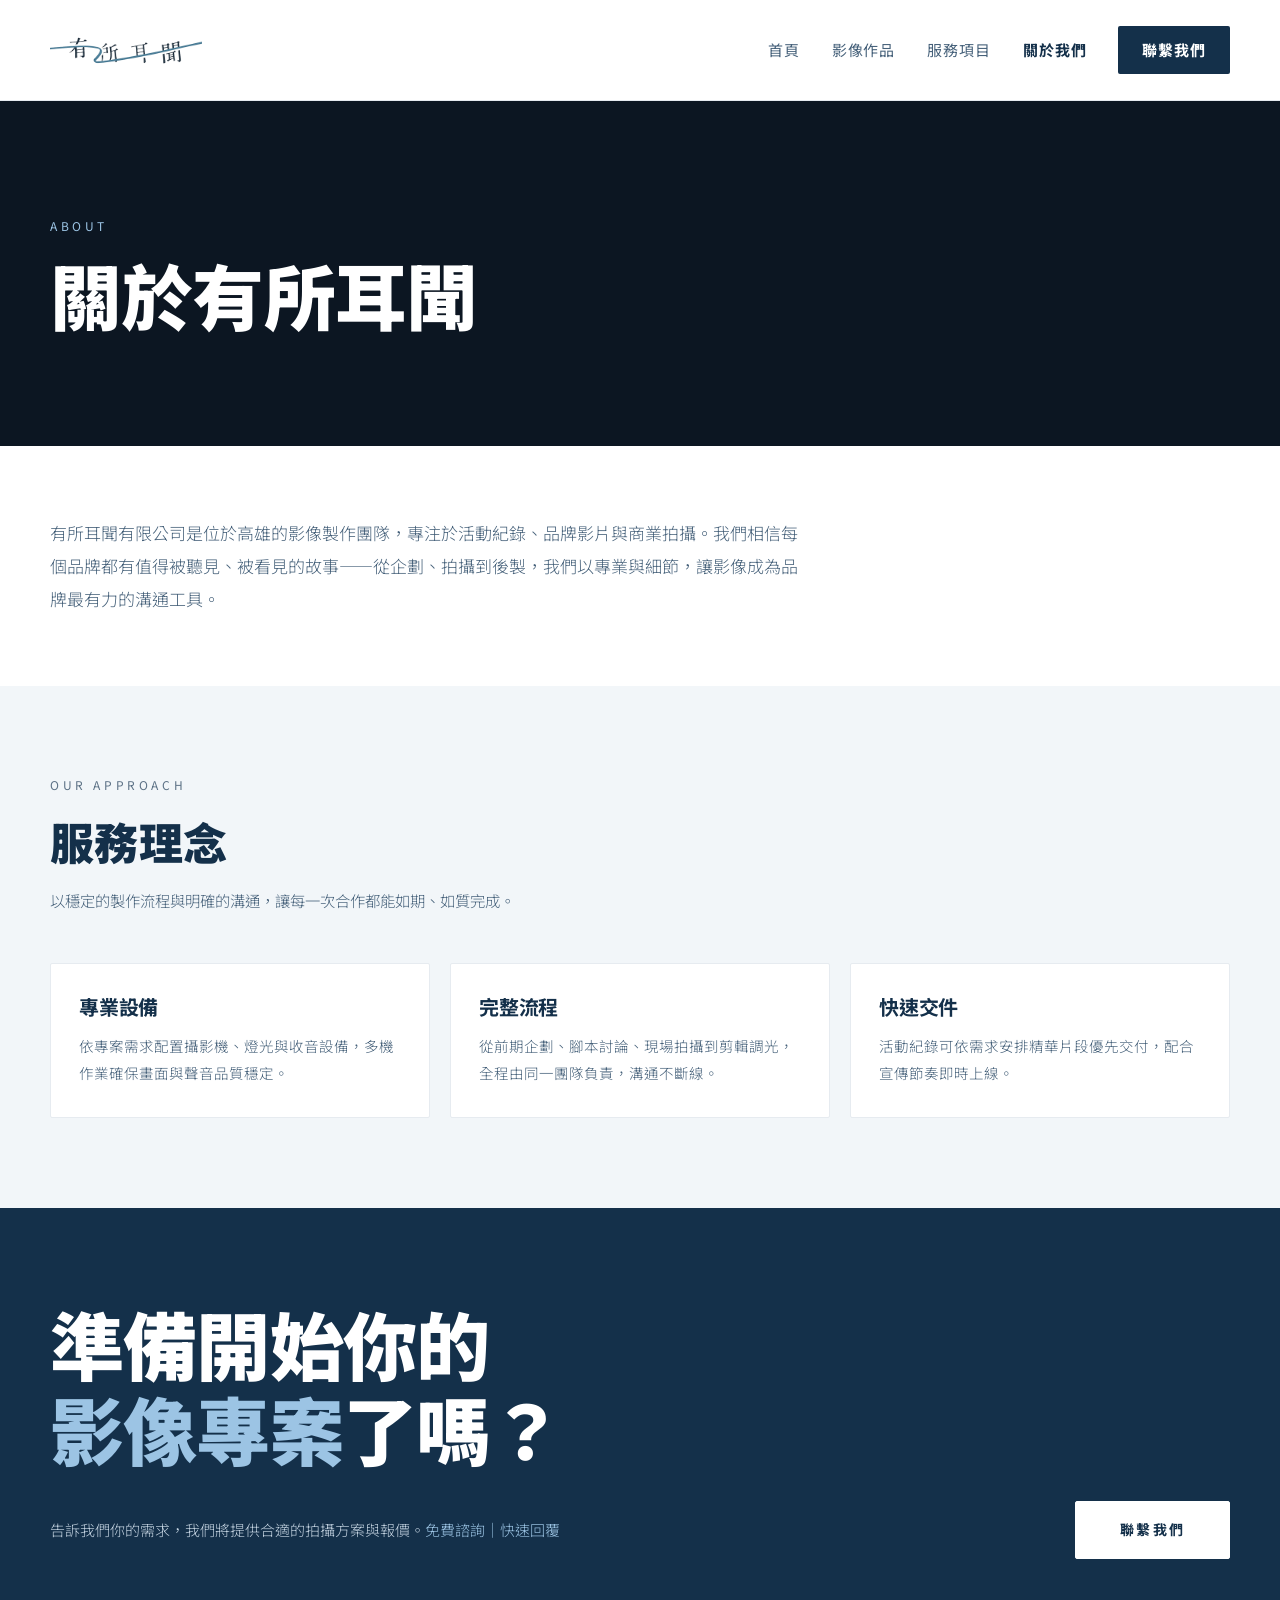
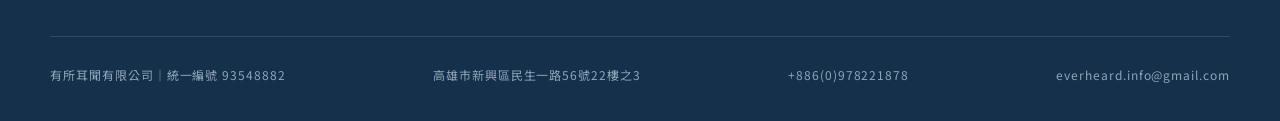
<file: about/index.html>
<!DOCTYPE html>
<html lang="zh-Hant">
<head>
<meta charset="utf-8">
<meta name="viewport" content="width=device-width, initial-scale=1">
<title>關於我們 – 有所耳聞有限公司</title>
<meta name="description" content="有所耳聞有限公司是位於高雄的影像製作團隊，專注於活動紀錄、品牌影片與商業拍攝，以專業與細節讓影像成為品牌最有力的溝通工具。">
<link rel="canonical" href="https://everheardmedia.com/about/">
<meta property="og:type" content="website">
<meta property="og:site_name" content="有所耳聞有限公司">
<meta property="og:locale" content="zh_TW">
<meta property="og:title" content="關於我們 – 有所耳聞有限公司">
<meta property="og:description" content="有所耳聞有限公司是位於高雄的影像製作團隊，專注於活動紀錄、品牌影片與商業拍攝，以專業與細節讓影像成為品牌最有力的溝通工具。">
<meta property="og:url" content="https://everheardmedia.com/about/">
<meta property="og:image" content="https://everheardmedia.com/assets/img/og-image.jpg">
<meta property="og:image:width" content="1200">
<meta property="og:image:height" content="630">
<meta name="twitter:card" content="summary_large_image">
<meta name="theme-color" content="#14304a">
<link rel="icon" href="../assets/img/favicon.svg" type="image/svg+xml">
<link rel="apple-touch-icon" href="../assets/img/apple-touch-icon.png">
<link rel="preconnect" href="https://fonts.googleapis.com">
<link rel="preconnect" href="https://fonts.gstatic.com" crossorigin>
<link rel="preconnect" href="https://i.ytimg.com">
<link rel="stylesheet" href="https://fonts.googleapis.com/css2?family=Noto+Sans+TC:wght@300;400;700;900&amp;display=swap" media="print" onload="this.media='all'">
<noscript><link rel="stylesheet" href="https://fonts.googleapis.com/css2?family=Noto+Sans+TC:wght@300;400;700;900&amp;display=swap"></noscript>
<link rel="stylesheet" href="../assets/css/style.css?v=e461571-h">
</head>
<body>
<a class="skip-link" href="#main">跳到主要內容</a>

<header class="site-header">
  <div class="wrap site-header__inner">
    <a class="brand" href="../" aria-label="有所耳聞有限公司 首頁">
      <img class="brand__logo" src="../assets/img/logo-original.png" alt="有所耳聞 Ever Heard Media" width="400" height="100">
    </a>
    <button class="nav-toggle" type="button" aria-expanded="false" aria-controls="site-nav" aria-label="開啟選單">
      <span></span><span></span><span></span>
    </button>
    <nav class="nav" id="site-nav" aria-label="主要導覽">
      <ul class="nav__list">
        <li><a class="nav__link" href="../">首頁</a></li>
        <li><a class="nav__link" href="../works/">影像作品</a></li>
        <li><a class="nav__link" href="../services/">服務項目</a></li>
        <li><a class="nav__link" href="../about/" aria-current="page">關於我們</a></li>
        <li><a class="nav__link nav__link--cta" href="../contact/">聯繫我們</a></li>
      </ul>
    </nav>
  </div>
</header>

<main id="main">
  <section class="page-head">
    <div class="wrap">
      <p class="eyebrow">ABOUT</p>
      <h1 class="page-head__title" data-t="about_page_title">關於有所耳聞</h1>
    </div>
  </section>

  <section class="section section--tight">
    <div class="wrap">
      <div class="prose">
        <p data-t="about_body">有所耳聞有限公司是位於高雄的影像製作團隊，專注於活動紀錄、品牌影片與商業拍攝。我們相信每個品牌都有值得被聽見、被看見的故事——從企劃、拍攝到後製，我們以專業與細節，讓影像成為品牌最有力的溝通工具。</p>
      </div>
    </div>
  </section>

  <section class="section section--alt">
    <div class="wrap">
      <div class="section-head">
        <p class="eyebrow">OUR APPROACH</p>
        <h2 class="section-title" data-t="about_values_title">服務理念</h2>
        <p class="section-sub" data-t="about_values_sub">以穩定的製作流程與明確的溝通，讓每一次合作都能如期、如質完成。</p>
      </div>
      <div class="value-list">
        <article class="card">
          <h3 class="card__title">專業設備</h3>
          <p class="card__text">依專案需求配置攝影機、燈光與收音設備，多機作業確保畫面與聲音品質穩定。</p>
        </article>
        <article class="card">
          <h3 class="card__title">完整流程</h3>
          <p class="card__text">從前期企劃、腳本討論、現場拍攝到剪輯調光，全程由同一團隊負責，溝通不斷線。</p>
        </article>
        <article class="card">
          <h3 class="card__title">快速交件</h3>
          <p class="card__text">活動紀錄可依需求安排精華片段優先交付，配合宣傳節奏即時上線。</p>
        </article>
      </div>
    </div>
  </section>

  <!-- CTA（深藍色塊，footer 資訊列併入下方） -->
  <section class="cta">
    <div class="wrap">
      <h2 class="cta__title">準備開始你的<br><span class="accent">影像專案</span>了嗎？</h2>
      <div class="cta__row">
        <p class="cta__text">告訴我們你的需求，我們將提供合適的拍攝方案與報價。<span class="cta__badge">免費諮詢｜快速回覆</span></p>
        <a class="btn btn--invert" href="../contact/">聯繫我們</a>
      </div>
    </div>
  </section>
</main>

<footer class="site-footer">
  <div class="wrap">
    <div class="footer__row">
      <span>有所耳聞有限公司｜統一編號 93548882</span>
      <span>高雄市新興區民生一路56號22樓之3</span>
      <a href="tel:+886978221878">+886(0)978221878</a>
      <a href="mailto:everheard.info@gmail.com">everheard.info@gmail.com</a>
    </div>
  </div>
</footer>

<script src="../assets/js/main.js?v=e461571-h" async></script>
<script src="../assets/js/sheet.js?v=e461571-h" async></script>
</body>
</html>
</file>
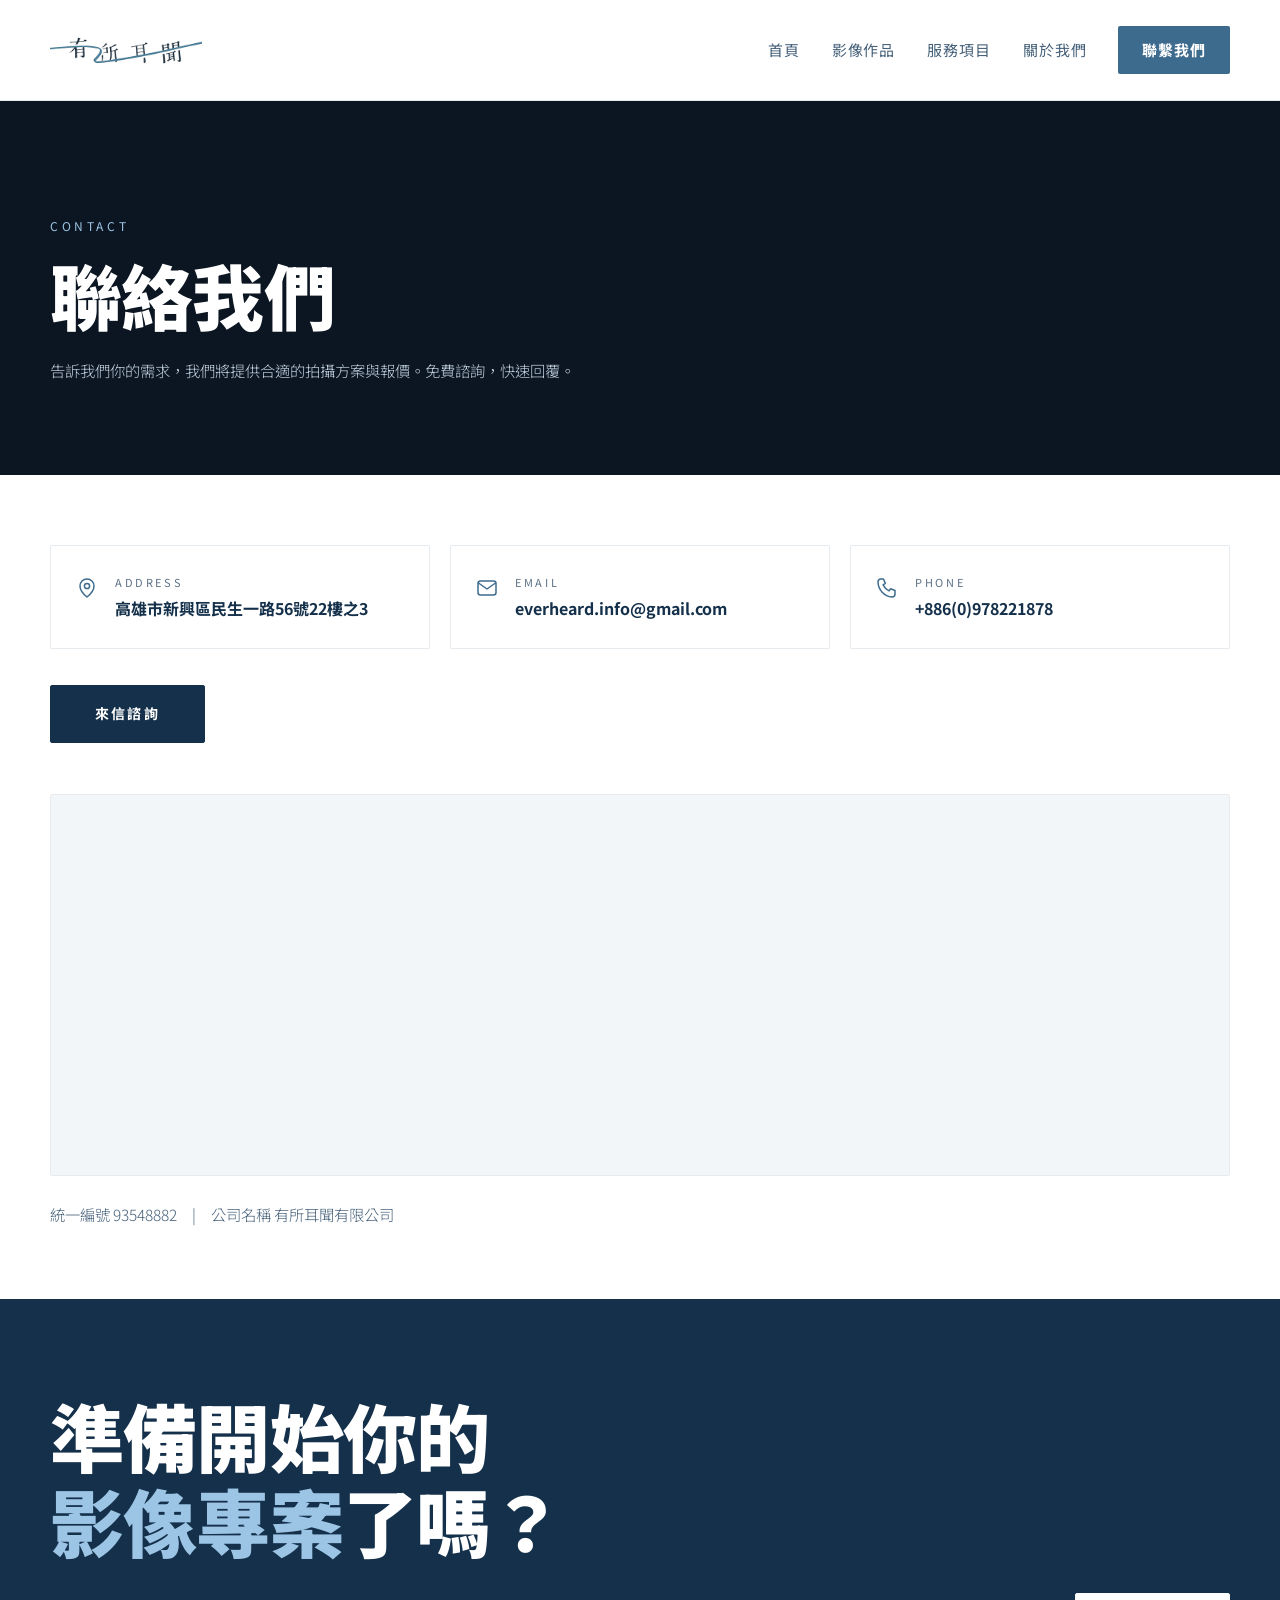
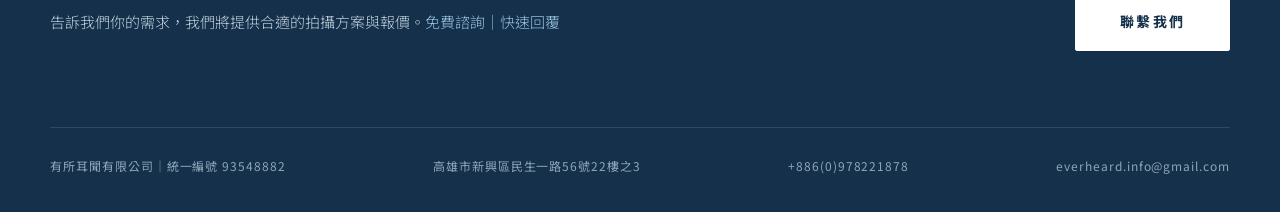
<file: contact/index.html>
<!DOCTYPE html>
<html lang="zh-Hant">
<head>
<meta charset="utf-8">
<meta name="viewport" content="width=device-width, initial-scale=1">
<title>聯繫我們 – 有所耳聞有限公司</title>
<meta name="description" content="聯絡有所耳聞有限公司：高雄市新興區民生一路56號22樓之3，電話 +886(0)978221878，Email everheard.info@gmail.com。歡迎洽詢影像製作、活動紀錄與直播轉播需求。">
<link rel="canonical" href="https://everheardmedia.com/contact/">
<meta property="og:type" content="website">
<meta property="og:site_name" content="有所耳聞有限公司">
<meta property="og:locale" content="zh_TW">
<meta property="og:title" content="聯繫我們 – 有所耳聞有限公司">
<meta property="og:description" content="聯絡有所耳聞有限公司：高雄市新興區民生一路56號22樓之3，電話 +886(0)978221878，Email everheard.info@gmail.com。歡迎洽詢影像製作、活動紀錄與直播轉播需求。">
<meta property="og:url" content="https://everheardmedia.com/contact/">
<meta property="og:image" content="https://everheardmedia.com/assets/img/og-image.jpg">
<meta property="og:image:width" content="1200">
<meta property="og:image:height" content="630">
<meta name="twitter:card" content="summary_large_image">
<meta name="theme-color" content="#14304a">
<link rel="icon" href="../assets/img/favicon.svg" type="image/svg+xml">
<link rel="apple-touch-icon" href="../assets/img/apple-touch-icon.png">
<link rel="preconnect" href="https://fonts.googleapis.com">
<link rel="preconnect" href="https://fonts.gstatic.com" crossorigin>
<link rel="preconnect" href="https://i.ytimg.com">
<link rel="stylesheet" href="https://fonts.googleapis.com/css2?family=Noto+Sans+TC:wght@300;400;700;900&amp;display=swap" media="print" onload="this.media='all'">
<noscript><link rel="stylesheet" href="https://fonts.googleapis.com/css2?family=Noto+Sans+TC:wght@300;400;700;900&amp;display=swap"></noscript>
<link rel="stylesheet" href="../assets/css/style.css?v=e461571-h">
</head>
<body>
<a class="skip-link" href="#main">跳到主要內容</a>

<header class="site-header">
  <div class="wrap site-header__inner">
    <a class="brand" href="../" aria-label="有所耳聞有限公司 首頁">
      <img class="brand__logo" src="../assets/img/logo-original.png" alt="有所耳聞 Ever Heard Media" width="400" height="100">
    </a>
    <button class="nav-toggle" type="button" aria-expanded="false" aria-controls="site-nav" aria-label="開啟選單">
      <span></span><span></span><span></span>
    </button>
    <nav class="nav" id="site-nav" aria-label="主要導覽">
      <ul class="nav__list">
        <li><a class="nav__link" href="../">首頁</a></li>
        <li><a class="nav__link" href="../works/">影像作品</a></li>
        <li><a class="nav__link" href="../services/">服務項目</a></li>
        <li><a class="nav__link" href="../about/">關於我們</a></li>
        <li><a class="nav__link nav__link--cta" href="../contact/" aria-current="page">聯繫我們</a></li>
      </ul>
    </nav>
  </div>
</header>

<main id="main">
  <section class="page-head">
    <div class="wrap">
      <p class="eyebrow">CONTACT</p>
      <h1 class="page-head__title" data-t="contact_page_title">聯絡我們</h1>
      <p class="page-head__sub" data-t="contact_page_sub">告訴我們你的需求，我們將提供合適的拍攝方案與報價。免費諮詢，快速回覆。</p>
    </div>
  </section>

  <section class="section section--tight">
    <div class="wrap">
      <div class="contact-grid">
        <a class="contact-item" href="https://www.google.com/maps/search/?api=1&amp;query=%E9%AB%98%E9%9B%84%E5%B8%82%E6%96%B0%E8%88%88%E5%8D%80%E6%B0%91%E7%94%9F%E4%B8%80%E8%B7%AF56%E8%99%9F22%E6%A8%93%E4%B9%8B3" target="_blank" rel="noopener">
          <svg class="contact-item__icon" viewBox="0 0 24 24" aria-hidden="true"><path d="M12 21s7-5.6 7-11a7 7 0 1 0-14 0c0 5.4 7 11 7 11z"/><circle cx="12" cy="10" r="2.6"/></svg>
          <span>
            <span class="contact-item__label">ADDRESS</span>
            <span class="contact-item__value">高雄市新興區民生一路56號22樓之3</span>
          </span>
        </a>
        <a class="contact-item" href="mailto:everheard.info@gmail.com">
          <svg class="contact-item__icon" viewBox="0 0 24 24" aria-hidden="true"><rect x="3" y="5" width="18" height="14" rx="2.5"/><path d="m3.5 7 8.5 6 8.5-6"/></svg>
          <span>
            <span class="contact-item__label">EMAIL</span>
            <span class="contact-item__value">everheard.info@gmail.com</span>
          </span>
        </a>
        <a class="contact-item" href="tel:+886978221878">
          <svg class="contact-item__icon" viewBox="0 0 24 24" aria-hidden="true"><path d="M5 3h3.5l1.8 4.4-2.2 1.5a12.5 12.5 0 0 0 6 6l1.5-2.2 4.4 1.8V18a3 3 0 0 1-3 3A15.5 15.5 0 0 1 3 6a3 3 0 0 1 3-3z"/></svg>
          <span>
            <span class="contact-item__label">PHONE</span>
            <span class="contact-item__value">+886(0)978221878</span>
          </span>
        </a>
      </div>

      <div class="btn-row" style="margin-top: 36px;">
        <a class="btn" href="mailto:everheard.info@gmail.com?subject=影像製作需求諮詢" data-t="contact_button">來信諮詢</a>
      </div>

      <div class="map-embed">
        <iframe
          title="有所耳聞有限公司位置地圖：高雄市新興區民生一路56號22樓之3"
          src="https://www.google.com/maps?q=%E9%AB%98%E9%9B%84%E5%B8%82%E6%96%B0%E8%88%88%E5%8D%80%E6%B0%91%E7%94%9F%E4%B8%80%E8%B7%AF56%E8%99%9F22%E6%A8%93%E4%B9%8B3&amp;hl=zh-TW&amp;z=17&amp;output=embed"
          loading="lazy" referrerpolicy="no-referrer-when-downgrade" allowfullscreen></iframe>
      </div>

      <p class="section-sub" style="margin-top: 24px;" data-t="contact_note">統一編號 93548882　|　公司名稱 有所耳聞有限公司</p>
    </div>
  </section>

  <!-- CTA（深藍色塊，footer 資訊列併入下方） -->
  <section class="cta">
    <div class="wrap">
      <h2 class="cta__title">準備開始你的<br><span class="accent">影像專案</span>了嗎？</h2>
      <div class="cta__row">
        <p class="cta__text">告訴我們你的需求，我們將提供合適的拍攝方案與報價。<span class="cta__badge">免費諮詢｜快速回覆</span></p>
        <a class="btn btn--invert" href="../contact/">聯繫我們</a>
      </div>
    </div>
  </section>
</main>

<footer class="site-footer">
  <div class="wrap">
    <div class="footer__row">
      <span>有所耳聞有限公司｜統一編號 93548882</span>
      <span>高雄市新興區民生一路56號22樓之3</span>
      <a href="tel:+886978221878">+886(0)978221878</a>
      <a href="mailto:everheard.info@gmail.com">everheard.info@gmail.com</a>
    </div>
  </div>
</footer>

<script src="../assets/js/main.js?v=e461571-h" async></script>
<script src="../assets/js/sheet.js?v=e461571-h" async></script>
</body>
</html>
</file>
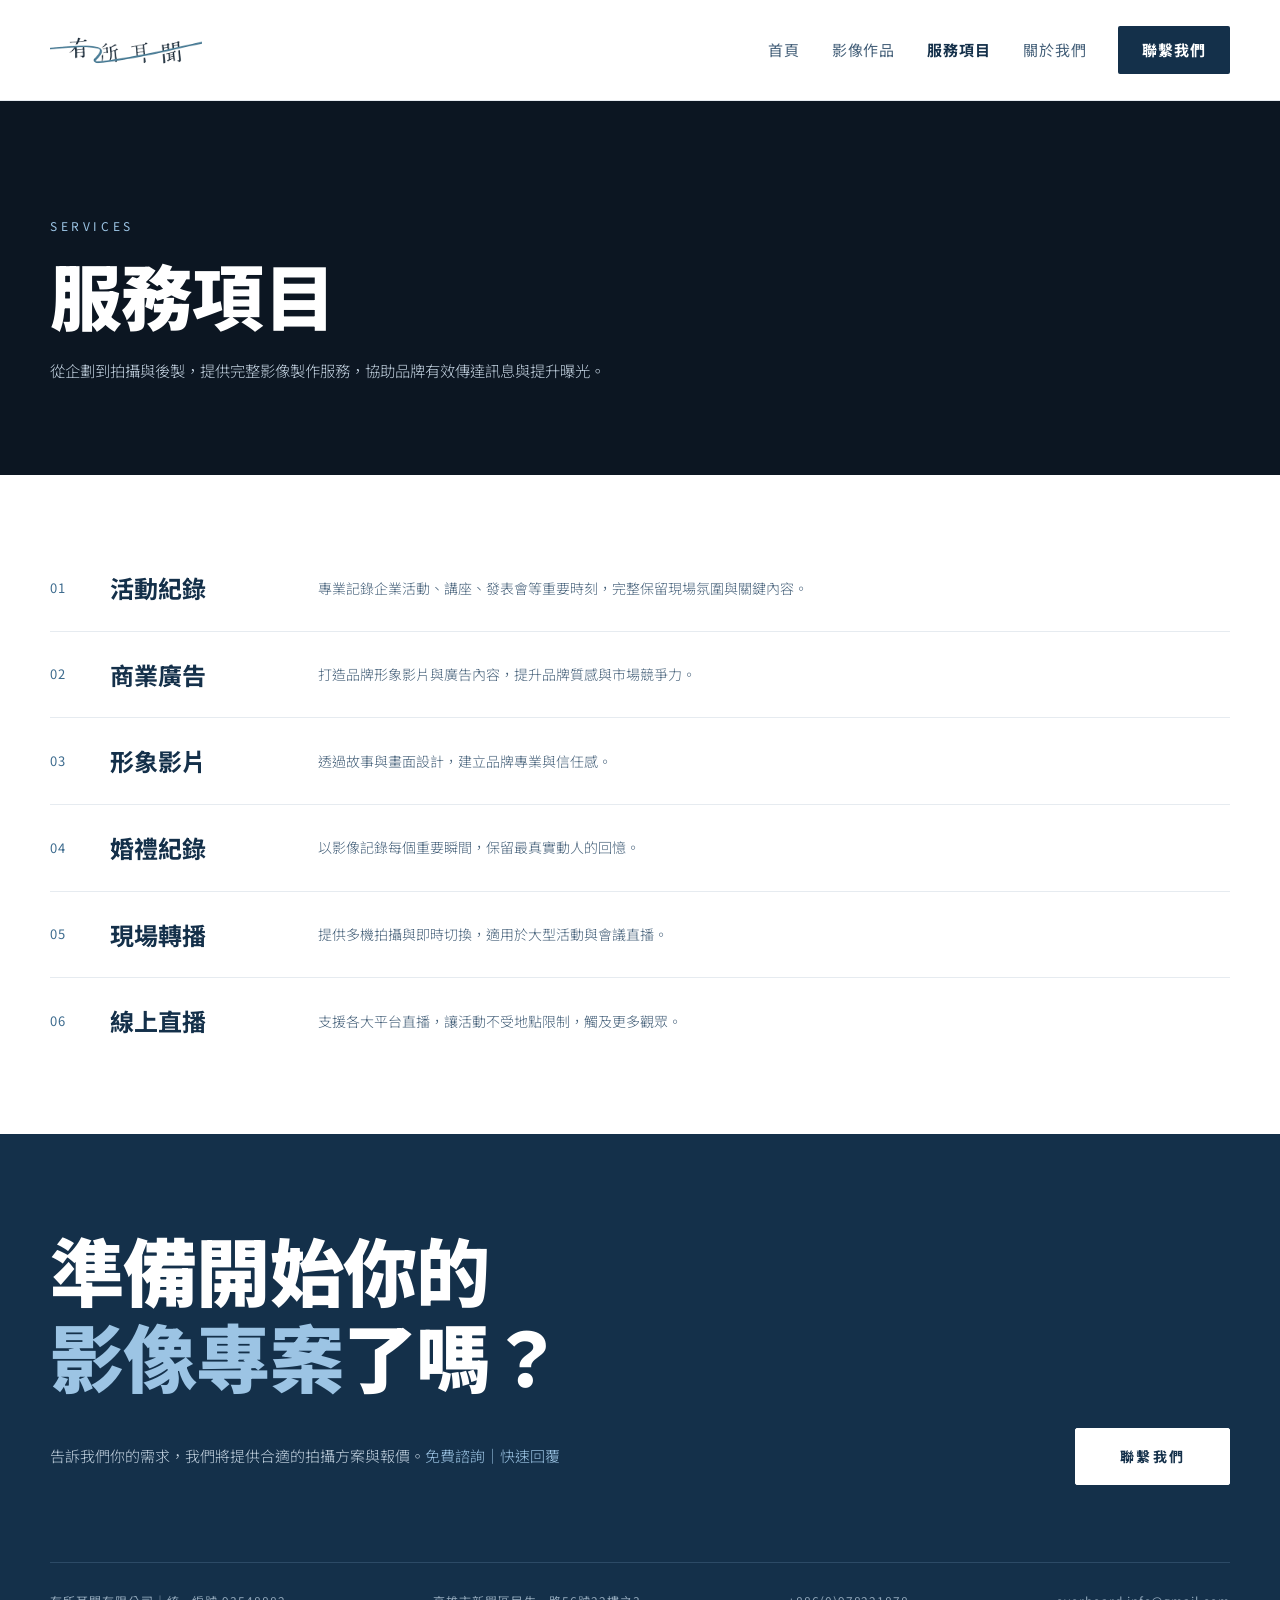
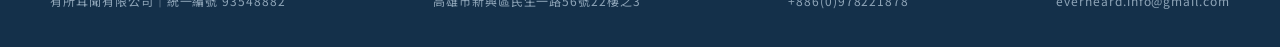
<file: services/index.html>
<!DOCTYPE html>
<html lang="zh-Hant">
<head>
<meta charset="utf-8">
<meta name="viewport" content="width=device-width, initial-scale=1">
<title>服務項目 – 有所耳聞有限公司</title>
<meta name="description" content="活動紀錄、商業廣告、形象影片、婚禮紀錄、現場轉播與線上直播——有所耳聞有限公司提供從企劃、拍攝到後製的完整影像製作服務。">
<link rel="canonical" href="https://everheardmedia.com/services/">
<meta property="og:type" content="website">
<meta property="og:site_name" content="有所耳聞有限公司">
<meta property="og:locale" content="zh_TW">
<meta property="og:title" content="服務項目 – 有所耳聞有限公司">
<meta property="og:description" content="活動紀錄、商業廣告、形象影片、婚禮紀錄、現場轉播與線上直播——有所耳聞有限公司提供從企劃、拍攝到後製的完整影像製作服務。">
<meta property="og:url" content="https://everheardmedia.com/services/">
<meta property="og:image" content="https://everheardmedia.com/assets/img/og-image.jpg">
<meta property="og:image:width" content="1200">
<meta property="og:image:height" content="630">
<meta name="twitter:card" content="summary_large_image">
<meta name="theme-color" content="#14304a">
<link rel="icon" href="../assets/img/favicon.svg" type="image/svg+xml">
<link rel="apple-touch-icon" href="../assets/img/apple-touch-icon.png">
<link rel="preconnect" href="https://fonts.googleapis.com">
<link rel="preconnect" href="https://fonts.gstatic.com" crossorigin>
<link rel="preconnect" href="https://i.ytimg.com">
<link rel="stylesheet" href="https://fonts.googleapis.com/css2?family=Noto+Sans+TC:wght@300;400;700;900&amp;display=swap" media="print" onload="this.media='all'">
<noscript><link rel="stylesheet" href="https://fonts.googleapis.com/css2?family=Noto+Sans+TC:wght@300;400;700;900&amp;display=swap"></noscript>
<link rel="stylesheet" href="../assets/css/style.css?v=e461571-h">
</head>
<body>
<a class="skip-link" href="#main">跳到主要內容</a>

<header class="site-header">
  <div class="wrap site-header__inner">
    <a class="brand" href="../" aria-label="有所耳聞有限公司 首頁">
      <img class="brand__logo" src="../assets/img/logo-original.png" alt="有所耳聞 Ever Heard Media" width="400" height="100">
    </a>
    <button class="nav-toggle" type="button" aria-expanded="false" aria-controls="site-nav" aria-label="開啟選單">
      <span></span><span></span><span></span>
    </button>
    <nav class="nav" id="site-nav" aria-label="主要導覽">
      <ul class="nav__list">
        <li><a class="nav__link" href="../">首頁</a></li>
        <li><a class="nav__link" href="../works/">影像作品</a></li>
        <li><a class="nav__link" href="../services/" aria-current="page">服務項目</a></li>
        <li><a class="nav__link" href="../about/">關於我們</a></li>
        <li><a class="nav__link nav__link--cta" href="../contact/">聯繫我們</a></li>
      </ul>
    </nav>
  </div>
</header>

<main id="main">
  <section class="page-head">
    <div class="wrap">
      <p class="eyebrow">SERVICES</p>
      <h1 class="page-head__title" data-t="services_page_title">服務項目</h1>
      <p class="page-head__sub" data-t="services_page_sub">從企劃到拍攝與後製，提供完整影像製作服務，協助品牌有效傳達訊息與提升曝光。</p>
    </div>
  </section>

  <section class="section section--tight">
    <div class="wrap">
      <div class="svc-list svc-list--plain">
        <article class="svc-row">
          <span class="svc-row__num">01</span>
          <h2 class="svc-row__name">活動紀錄</h2>
          <p class="svc-row__desc">專業記錄企業活動、講座、發表會等重要時刻，完整保留現場氛圍與關鍵內容。</p>
        </article>
        <article class="svc-row">
          <span class="svc-row__num">02</span>
          <h2 class="svc-row__name">商業廣告</h2>
          <p class="svc-row__desc">打造品牌形象影片與廣告內容，提升品牌質感與市場競爭力。</p>
        </article>
        <article class="svc-row">
          <span class="svc-row__num">03</span>
          <h2 class="svc-row__name">形象影片</h2>
          <p class="svc-row__desc">透過故事與畫面設計，建立品牌專業與信任感。</p>
        </article>
        <article class="svc-row">
          <span class="svc-row__num">04</span>
          <h2 class="svc-row__name">婚禮紀錄</h2>
          <p class="svc-row__desc">以影像記錄每個重要瞬間，保留最真實動人的回憶。</p>
        </article>
        <article class="svc-row">
          <span class="svc-row__num">05</span>
          <h2 class="svc-row__name">現場轉播</h2>
          <p class="svc-row__desc">提供多機拍攝與即時切換，適用於大型活動與會議直播。</p>
        </article>
        <article class="svc-row">
          <span class="svc-row__num">06</span>
          <h2 class="svc-row__name">線上直播</h2>
          <p class="svc-row__desc">支援各大平台直播，讓活動不受地點限制，觸及更多觀眾。</p>
        </article>
      </div>
    </div>
  </section>

  <section class="section section--alt" data-clients-section hidden>
    <div class="wrap">
      <h2 class="eyebrow" data-t="clients_title">合作客戶</h2>
      <p class="section-sub" style="margin-bottom: 30px;" data-t="clients_sub">感謝各品牌與單位的信任與合作，共同完成多項影像製作與活動紀錄。歷年合作品牌持續增加中，歡迎成為我們下一個合作夥伴。</p>
      <div data-clients-list></div>
    </div>
  </section>

  <!-- CTA（深藍色塊，footer 資訊列併入下方） -->
  <section class="cta">
    <div class="wrap">
      <h2 class="cta__title">準備開始你的<br><span class="accent">影像專案</span>了嗎？</h2>
      <div class="cta__row">
        <p class="cta__text">告訴我們你的需求，我們將提供合適的拍攝方案與報價。<span class="cta__badge">免費諮詢｜快速回覆</span></p>
        <a class="btn btn--invert" href="../contact/">聯繫我們</a>
      </div>
    </div>
  </section>
</main>

<footer class="site-footer">
  <div class="wrap">
    <div class="footer__row">
      <span>有所耳聞有限公司｜統一編號 93548882</span>
      <span>高雄市新興區民生一路56號22樓之3</span>
      <a href="tel:+886978221878">+886(0)978221878</a>
      <a href="mailto:everheard.info@gmail.com">everheard.info@gmail.com</a>
    </div>
  </div>
</footer>

<script src="../assets/js/main.js?v=e461571-h" async></script>
<script src="../assets/js/sheet.js?v=e461571-h" async></script>
</body>
</html>
</file>
<file: assets/css/style.css>
/* ==========================================================================
   有所耳聞有限公司 — 全站樣式（藍白配・電影感改版）
   純 CSS，無前處理器。全站零漸層，所有色塊皆為純色平塗。
   改色只需動下方 :root 的變數。
   ========================================================================== */

/* --------------------------------------------------------------------------
   1. 設計變數（Design tokens）
   -------------------------------------------------------------------------- */
:root {
  /* 品牌藍系（取自 logo：書法字墨藍 + 筆畫鋼青藍） */
  --c-ink:        #14304a;  /* 白底上的標題、主文字、深色按鈕 */
  --c-body:       #46617a;  /* 白底上的內文 */
  --c-faint:      #5d7286;  /* 白底上的次要小字（對比 4.98:1，過無障礙標準） */
  --c-accent:     #3d6b8e;  /* 白底上的品牌藍：連結、分類標籤、編號 */
  --c-accent-lt:  #9cc4e4;  /* 深藍底上的亮藍點綴 */
  --c-deep:       #0c1622;  /* hero 深藍底 */
  --c-deep-cta:   #14304a;  /* CTA 區深藍底 */
  --c-deep-line:  #2c4a66;  /* 深藍底上的分隔線 */
  --c-deep-text:  #c3d2e0;  /* 深藍底上的內文 */
  --c-deep-faint: #8fa5b8;  /* 深藍底上的小字 */
  --c-bg:         #ffffff;
  --c-bg-tint:    #f2f6f9;  /* 淺藍灰區塊底 */
  --c-line:       #e6ebf0;  /* 白底上的分隔線 */
  --c-line-2:     #dde5ec;  /* 淺藍灰底上的分隔線 */

  /* 字體 */
  --font-sans: "Noto Sans TC", "PingFang TC", "Microsoft JhengHei", -apple-system,
               BlinkMacSystemFont, "Segoe UI", Roboto, "Helvetica Neue", sans-serif;

  /* 版面（桌機基準 1440，左右留白 56px） */
  --wrap:      1440px;
  --wrap-slim: 760px;
  --pad-x:     clamp(20px, 3.9vw, 56px);
  --radius:    2px;

  /* 節奏 */
  --space-section: clamp(56px, 7vw, 96px);
  --header-h: 92px;

  --ease: cubic-bezier(.22, .61, .36, 1);
}

/* 依定稿設計固定單一主題，不隨系統深色模式切換 */

/* --------------------------------------------------------------------------
   2. Reset / 基礎
   -------------------------------------------------------------------------- */
*, *::before, *::after { box-sizing: border-box; }

html {
  -webkit-text-size-adjust: 100%;
  scroll-behavior: smooth;
  scroll-padding-top: calc(var(--header-h) + 8px);
}

body {
  margin: 0;
  font-family: var(--font-sans);
  font-size: 16px;
  line-height: 1.85;
  color: var(--c-ink);
  background: var(--c-bg);
  -webkit-font-smoothing: antialiased;
  -moz-osx-font-smoothing: grayscale;
  overflow-wrap: break-word;
}

h1, h2, h3, h4 {
  margin: 0;
  line-height: 1.3;
  font-weight: 900;
  letter-spacing: -.01em;
}

p { margin: 0; }
img, svg, iframe, video { display: block; max-width: 100%; }
img { height: auto; }

a {
  color: inherit;
  text-decoration: none;
  transition: color .2s var(--ease), background-color .2s var(--ease),
              border-color .2s var(--ease), opacity .2s var(--ease);
}

ul, ol { margin: 0; padding: 0; list-style: none; }

:focus-visible {
  outline: 2px solid var(--c-accent);
  outline-offset: 3px;
  border-radius: var(--radius);
}

@media (prefers-reduced-motion: reduce) {
  html { scroll-behavior: auto; }
  *, *::before, *::after {
    animation-duration: .01ms !important;
    animation-iteration-count: 1 !important;
    transition-duration: .01ms !important;
  }
}

/* --------------------------------------------------------------------------
   3. 版面工具
   -------------------------------------------------------------------------- */
.wrap {
  width: 100%;
  max-width: var(--wrap);
  margin-inline: auto;
  padding-inline: var(--pad-x);
}

.section { padding-block: var(--space-section); }
.section--alt { background: var(--c-bg-tint); }
.section--tight { padding-block: clamp(44px, 5.5vw, 72px); }

.section-head {
  max-width: var(--wrap-slim);
  margin-bottom: clamp(30px, 4vw, 48px);
}

.eyebrow {
  font-size: 12px;
  font-weight: 400;
  line-height: 1.6;
  letter-spacing: .3em;
  color: var(--c-faint);
  margin-bottom: 18px;
}

.section-title {
  font-size: clamp(28px, 3.6vw, 44px);
  letter-spacing: .01em;
  margin-bottom: 16px;
}

.section-sub {
  font-size: clamp(15px, 1.2vw, 16px);
  font-weight: 300;
  line-height: 1.9;
  color: var(--c-body);
}

.accent { color: var(--c-accent-lt); }

.skip-link {
  position: absolute;
  left: -9999px;
  top: 0;
  z-index: 100;
  padding: 12px 20px;
  background: var(--c-ink);
  color: #fff;
}
.skip-link:focus { left: 0; }

.visually-hidden {
  position: absolute;
  width: 1px; height: 1px;
  padding: 0; margin: -1px;
  overflow: hidden;
  clip: rect(0 0 0 0);
  white-space: nowrap;
  border: 0;
}

/* --------------------------------------------------------------------------
   4. 按鈕
   -------------------------------------------------------------------------- */
.btn {
  display: inline-flex;
  align-items: center;
  justify-content: center;
  gap: 10px;
  padding: 18px 44px;
  border: 1px solid var(--c-ink);
  border-radius: var(--radius);
  background: var(--c-ink);
  color: #fff;
  font-family: inherit;
  font-size: 14px;
  font-weight: 700;
  letter-spacing: .16em;
  line-height: 1.4;
  cursor: pointer;
  transition: background-color .2s var(--ease), color .2s var(--ease),
              border-color .2s var(--ease);
}
.btn:hover { background: var(--c-accent); border-color: var(--c-accent); }

.btn--ghost {
  background: transparent;
  color: var(--c-ink);
  border-color: var(--c-line);
}
.btn--ghost:hover {
  background: var(--c-ink);
  color: #fff;
  border-color: var(--c-ink);
}

/* 深藍底上的白底按鈕 */
.btn--invert {
  background: #fff;
  color: var(--c-ink);
  border-color: #fff;
}
.btn--invert:hover {
  background: var(--c-accent-lt);
  border-color: var(--c-accent-lt);
  color: var(--c-ink);
}

.btn-row {
  display: flex;
  flex-wrap: wrap;
  gap: 14px;
}

/* --------------------------------------------------------------------------
   5. Header / 導覽列
   -------------------------------------------------------------------------- */
.site-header {
  position: sticky;
  top: 0;
  z-index: 50;
  background: var(--c-bg);
  border-bottom: 1px solid var(--c-line);
}

.site-header__inner {
  display: flex;
  align-items: center;
  justify-content: space-between;
  gap: 24px;
  min-height: var(--header-h);
  padding-block: 26px;
}

.brand {
  display: inline-flex;
  align-items: center;
  white-space: nowrap;
}
/* 原色 logo：白底上直接使用，不做任何反白處理 */
.brand__logo {
  display: block;
  height: 38px;
  width: auto;
}

.nav__list {
  display: flex;
  align-items: center;
  gap: 4px;
}
.nav__link {
  display: block;
  padding: 10px 14px;
  font-size: 15px;
  letter-spacing: .06em;
  color: var(--c-body);
}
.nav__link:hover { color: var(--c-ink); }
.nav__link[aria-current="page"] {
  color: var(--c-ink);
  font-weight: 700;
}

/* 導覽列最後一項：深藍實心按鈕 */
.nav__link--cta {
  margin-left: 14px;
  padding: 10px 24px;
  background: var(--c-ink);
  color: #fff;
  font-weight: 700;
  border-radius: var(--radius);
}
.nav__link--cta:hover { background: var(--c-accent); color: #fff; }
.nav__link--cta[aria-current="page"] { color: #fff; background: var(--c-accent); }

.nav-toggle {
  display: none;
  width: 42px; height: 42px;
  padding: 0;
  border: 1px solid var(--c-line);
  border-radius: var(--radius);
  background: transparent;
  color: var(--c-ink);
  cursor: pointer;
}
.nav-toggle span {
  display: block;
  width: 18px; height: 1.5px;
  margin: 4px auto;
  background: currentColor;
  transition: transform .25s var(--ease), opacity .2s var(--ease);
}
.nav-toggle[aria-expanded="true"] span:nth-child(1) { transform: translateY(5.5px) rotate(45deg); }
.nav-toggle[aria-expanded="true"] span:nth-child(2) { opacity: 0; }
.nav-toggle[aria-expanded="true"] span:nth-child(3) { transform: translateY(-5.5px) rotate(-45deg); }

@media (max-width: 900px) {
  .site-header__inner { padding-block: 16px; }
  .nav-toggle { display: block; }
  .nav {
    position: absolute;
    left: 0; right: 0;
    top: 100%;
    display: none;
    padding: 8px var(--pad-x) 20px;
    background: var(--c-bg);
    border-bottom: 1px solid var(--c-line);
  }
  .nav.is-open { display: block; }
  .nav__list { flex-direction: column; align-items: stretch; gap: 0; }
  .nav__link {
    padding: 14px 4px;
    font-size: 16px;
    border-bottom: 1px solid var(--c-line);
  }
  .nav__link--cta {
    margin-left: 0;
    margin-top: 14px;
    padding: 14px 4px;
    text-align: center;
    border-bottom: 0;
  }
}

/* --------------------------------------------------------------------------
   6. Hero（首頁影片 banner）
   -------------------------------------------------------------------------- */
.hero {
  position: relative;
  display: flex;
  align-items: flex-end;
  min-height: 700px;
  background: var(--c-deep);
  overflow: hidden;
}

/* 底層為響應式靜態圖；桌機影片載入成功後才覆蓋顯示 */
.hero__media {
  position: absolute;
  inset: 0;
  background: var(--c-deep);
}
.hero__img,
.hero__video {
  position: absolute;
  inset: 0;
  width: 100%;
  height: 100%;
  object-fit: cover;
  filter: saturate(.85);
}
.hero__overlay {
  position: absolute;
  inset: 0;
  background: rgba(12, 22, 34, .68); /* 單層純色遮罩，無漸層 */
}

.hero__inner {
  position: relative;
  width: 100%;
  max-width: var(--wrap);
  margin-inline: auto;
  padding: 0 var(--pad-x) clamp(44px, 5vw, 68px);
  color: #fff;
}

.hero__eyebrow {
  font-size: clamp(11px, 1vw, 13px);
  letter-spacing: .4em;
  color: var(--c-accent-lt);
  margin-bottom: 20px;
}

.hero__title {
  font-weight: 900;
  font-size: clamp(40px, 7.8vw, 112px);
  line-height: 1.08;
  letter-spacing: -.01em;
}

.hero__row {
  margin-top: clamp(24px, 2.6vw, 34px);
  display: flex;
  justify-content: space-between;
  align-items: flex-end;
  gap: 32px;
}

.hero__sub {
  font-size: clamp(14px, 1.2vw, 16px);
  font-weight: 300;
  line-height: 1.9;
  color: var(--c-deep-text);
  max-width: 460px;
}

.showreel {
  display: flex;
  align-items: center;
  gap: 14px;
  flex: 0 0 auto;
}
.showreel__btn {
  width: 72px;
  height: 72px;
  border-radius: 999px;
  background: #fff;
  display: flex;
  align-items: center;
  justify-content: center;
  transition: transform .25s var(--ease), background-color .2s var(--ease);
}
.showreel__btn svg { width: 22px; height: 22px; fill: var(--c-ink); }
.showreel:hover .showreel__btn { background: var(--c-accent-lt); transform: scale(1.06); }
.showreel__label {
  font-size: 13px;
  letter-spacing: .24em;
  color: #fff;
}

/* --------------------------------------------------------------------------
   7. 子頁頁首（深藍色塊版）
   -------------------------------------------------------------------------- */
.page-head {
  background: var(--c-deep);
  color: #fff;
  padding-block: clamp(64px, 9vw, 120px) clamp(48px, 7vw, 92px);
}
.page-head .eyebrow {
  color: var(--c-accent-lt);
  margin-bottom: 20px;
}
.page-head__title {
  font-weight: 900;
  font-size: clamp(36px, 5.6vw, 80px);
  line-height: 1.1;
  letter-spacing: -.01em;
  margin-bottom: 22px;
}
.page-head__sub {
  font-size: clamp(15px, 1.2vw, 16px);
  font-weight: 300;
  line-height: 1.9;
  color: var(--c-deep-text);
  max-width: 46em;
}

/* --------------------------------------------------------------------------
   8. 區塊標頭（左標題 + 右英文小字）
   -------------------------------------------------------------------------- */
.block-head {
  display: flex;
  justify-content: space-between;
  align-items: baseline;
  gap: 20px;
  flex-wrap: wrap;
  margin-bottom: clamp(30px, 3.6vw, 48px);
}
.block-head__title {
  font-weight: 900;
  font-size: clamp(28px, 3.6vw, 44px);
  letter-spacing: .01em;
}
.block-head__meta {
  font-size: 12px;
  letter-spacing: .3em;
  color: var(--c-faint);
}

/* 細線 + 置中英文連結 */
.rule-link {
  display: flex;
  align-items: center;
  gap: 18px;
  margin-top: clamp(30px, 3.4vw, 44px);
  color: var(--c-accent);
}
.rule-link::before,
.rule-link::after {
  content: "";
  flex: 1;
  height: 1px;
  background: var(--c-line);
}
.rule-link::after { display: none; }
.rule-link span {
  font-size: 13px;
  letter-spacing: .24em;
}
.rule-link svg {
  width: 16px; height: 16px;
  fill: none;
  stroke: currentColor;
  stroke-width: 1.5;
}
.rule-link:hover { color: var(--c-ink); }

/* --------------------------------------------------------------------------
   9. 影片卡 / lite YouTube embed
   -------------------------------------------------------------------------- */
.grid {
  display: grid;
  gap: 20px;
  grid-template-columns: repeat(auto-fit, minmax(280px, 1fr));
}
.grid--works {
  grid-template-columns: repeat(3, minmax(0, 1fr));
  gap: 28px;
}
@media (max-width: 1023px) {
  .grid--works { grid-template-columns: repeat(2, minmax(0, 1fr)); gap: 22px; }
}
@media (max-width: 640px) {
  .grid--works { grid-template-columns: 1fr; }
}

.works-group + .works-group { margin-top: clamp(44px, 5vw, 72px); }

.works-group__title {
  display: flex;
  align-items: baseline;
  gap: 14px;
  flex-wrap: wrap;
  font-size: clamp(19px, 2vw, 24px);
  color: var(--c-ink);
  padding-bottom: 14px;
  margin-bottom: 26px;
  border-bottom: 1px solid var(--c-line);
}
.works-group__count {
  font-size: 13px;
  font-weight: 400;
  letter-spacing: .08em;
  color: var(--c-faint);
}

.video-card {
  display: flex;
  flex-direction: column;
  gap: 14px;
}

.lite-yt {
  position: relative;
  display: block;
  width: 100%;
  aspect-ratio: 16 / 9;
  padding: 0;
  border: 0;
  border-radius: var(--radius);
  overflow: hidden;
  background: var(--c-deep);
  cursor: pointer;
}
.lite-yt img {
  width: 100%;
  height: 100%;
  object-fit: cover;
  /* hqdefault 有黑邊，稍微放大裁掉 */
  transform: scale(1.02);
  transition: opacity .25s var(--ease);
}
.lite-yt:hover img { opacity: .78; }

.lite-yt__play {
  position: absolute;
  inset: 0;
  display: grid;
  place-items: center;
  pointer-events: none;
}
.lite-yt__play svg {
  width: 58px;
  height: 41px;
  transition: transform .25s var(--ease);
}
.lite-yt:hover .lite-yt__play svg { transform: scale(1.08); }
.lite-yt__play .yt-bg { fill: #14304a; fill-opacity: .82; }
.lite-yt:hover .yt-bg { fill: #f00; fill-opacity: 1; }
.lite-yt__play .yt-tri { fill: #fff; }

.lite-yt iframe {
  position: absolute;
  inset: 0;
  width: 100%;
  height: 100%;
  border: 0;
}

.video-card__title {
  font-size: 15px;
  font-weight: 700;
  line-height: 1.6;
  letter-spacing: 0;
  color: var(--c-ink);
}
.video-card__cat {
  font-size: 12px;
  letter-spacing: .22em;
  color: var(--c-accent);
}

/* 分類篩選 */
.filters {
  display: flex;
  flex-wrap: wrap;
  gap: 8px;
  margin-bottom: clamp(28px, 3.4vw, 44px);
}
.filter-btn {
  padding: 10px 22px;
  font-family: inherit;
  font-size: 14px;
  letter-spacing: .04em;
  color: var(--c-body);
  background: var(--c-bg);
  border: 1px solid var(--c-line);
  border-radius: var(--radius);
  cursor: pointer;
  transition: background-color .2s var(--ease), color .2s var(--ease),
              border-color .2s var(--ease);
}
.filter-btn:hover { border-color: var(--c-accent); color: var(--c-ink); }
.filter-btn[aria-pressed="true"] {
  background: var(--c-ink);
  border-color: var(--c-ink);
  color: #fff;
}

/* --------------------------------------------------------------------------
   10. 服務編號列表
   -------------------------------------------------------------------------- */
.svc-split {
  display: grid;
  grid-template-columns: 380px minmax(0, 1fr);
  gap: 56px;
}
.svc-split__title {
  font-weight: 900;
  font-size: clamp(28px, 3.6vw, 44px);
  line-height: 1.3;
  letter-spacing: .01em;
}
.svc-split__sub {
  margin-top: 24px;
  font-size: 15px;
  font-weight: 300;
  line-height: 1.9;
  color: var(--c-body);
}

.svc-list { display: flex; flex-direction: column; }

.svc-row {
  display: grid;
  grid-template-columns: 32px 180px minmax(0, 1fr);
  align-items: center;
  gap: 28px;
  padding: 26px 0;
  border-bottom: 1px solid var(--c-line-2);
}
.svc-list .svc-row:last-child { border-bottom: 0; }
.section--alt .svc-row { border-bottom-color: var(--c-line-2); }

.svc-row__num {
  font-size: 13px;
  font-weight: 400;
  letter-spacing: .1em;
  color: var(--c-accent);
}
.svc-row__name {
  font-size: 24px;
  font-weight: 700;
  letter-spacing: 0;
  line-height: 1.4;
  color: var(--c-ink);
}
.svc-row__desc {
  font-size: 14px;
  font-weight: 300;
  line-height: 1.9;
  color: var(--c-body);
}
a.svc-row:hover .svc-row__name { color: var(--c-accent); }

/* 白底版（服務頁）：分隔線用白底線色 */
.svc-list--plain .svc-row { border-bottom-color: var(--c-line); }

/* --------------------------------------------------------------------------
   11. 一般卡片（關於頁理念）
   -------------------------------------------------------------------------- */
.card {
  display: flex;
  flex-direction: column;
  gap: 12px;
  padding: 30px 28px;
  background: var(--c-bg);
  border: 1px solid var(--c-line);
  border-radius: var(--radius);
  transition: border-color .25s var(--ease);
}
a.card:hover { border-color: var(--c-accent); }
.card__num {
  font-size: 13px;
  letter-spacing: .1em;
  color: var(--c-accent);
}
.card__title {
  font-size: 20px;
  font-weight: 700;
  color: var(--c-ink);
}
.card__text {
  font-size: 14.5px;
  font-weight: 300;
  color: var(--c-body);
  line-height: 1.9;
}

/* --------------------------------------------------------------------------
   12. 合作客戶
   -------------------------------------------------------------------------- */
.clients {
  display: grid;
  gap: 20px;
  grid-template-columns: repeat(auto-fill, minmax(170px, 1fr));
}
.client {
  display: grid;
  place-items: center;
  gap: 8px;
  min-height: 96px;
  padding: 18px 16px;
  text-align: center;
  background: var(--c-bg);
  border: 1px solid var(--c-line);
  border-radius: var(--radius);
  font-size: 14px;
  letter-spacing: .06em;
  color: var(--c-body);
  transition: border-color .2s var(--ease);
}
.client:hover { border-color: var(--c-accent); }
.client img {
  max-height: 48px;
  width: auto;
  object-fit: contain;
  filter: grayscale(1);
  opacity: .8;
  transition: filter .25s var(--ease), opacity .25s var(--ease);
}
.client:hover img { filter: grayscale(0); opacity: 1; }

/* 尚未設定 Sheet 時的虛線佔位（fallback 用，不會壞版） */
.data-note {
  padding: 26px 24px;
  border: 1px dashed var(--c-line-2);
  border-radius: var(--radius);
  font-size: 13px;
  letter-spacing: .04em;
  color: var(--c-faint);
  text-align: center;
}
.data-note code {
  font-family: ui-monospace, SFMono-Regular, Menlo, monospace;
  font-size: .95em;
  color: var(--c-accent);
}

/* --------------------------------------------------------------------------
   13. CTA 區（深藍色塊，footer 併入下方）
   -------------------------------------------------------------------------- */
.cta {
  background: var(--c-deep-cta);
  color: #fff;
  padding-block: clamp(64px, 7.2vw, 104px) 0;
}
.cta__title {
  font-weight: 900;
  font-size: clamp(32px, 5.8vw, 84px);
  line-height: 1.15;
  letter-spacing: -.01em;
}
.cta__row {
  margin-top: clamp(24px, 2.4vw, 32px);
  display: flex;
  justify-content: space-between;
  align-items: center;
  gap: 28px;
  flex-wrap: wrap;
}
.cta__text {
  font-size: 15px;
  font-weight: 300;
  line-height: 1.9;
  color: var(--c-deep-text);
  max-width: 46em;
}
.cta__badge {
  color: var(--c-accent-lt);
  white-space: nowrap;
}

/* --------------------------------------------------------------------------
   14. Footer（深藍資訊列，與 CTA 同一色塊）
   -------------------------------------------------------------------------- */
.site-footer {
  background: var(--c-deep-cta);
  color: var(--c-deep-faint);
  /* 上方間距用 padding（margin 會塌出 footer 外，露出白底） */
  padding-block: clamp(52px, 6vw, 88px) 34px;
}
.footer__row {
  display: flex;
  flex-wrap: wrap;
  justify-content: space-between;
  gap: 8px 28px;
  padding-top: 26px;
  border-top: 1px solid var(--c-deep-line);
  font-size: 12px;
  letter-spacing: .08em;
  line-height: 2;
}
.footer__row a:hover { color: var(--c-accent-lt); }

/* --------------------------------------------------------------------------
   15. 聯絡頁
   -------------------------------------------------------------------------- */
.contact-grid {
  display: grid;
  gap: 20px;
  grid-template-columns: repeat(auto-fit, minmax(260px, 1fr));
}
.contact-item {
  display: flex;
  gap: 16px;
  align-items: flex-start;
  padding: 26px 24px;
  background: var(--c-bg);
  border: 1px solid var(--c-line);
  border-radius: var(--radius);
  transition: border-color .2s var(--ease);
}
a.contact-item:hover { border-color: var(--c-accent); }
.contact-item__icon {
  flex: 0 0 auto;
  width: 24px;
  height: 24px;
  margin-top: 4px;
  stroke: var(--c-accent);
  stroke-width: 1.5;
  fill: none;
  stroke-linecap: round;
  stroke-linejoin: round;
}
.contact-item__label {
  display: block;
  font-size: 11px;
  letter-spacing: .24em;
  color: var(--c-faint);
  margin-bottom: 4px;
}
.contact-item__value {
  display: block;
  font-size: 16px;
  font-weight: 700;
  line-height: 1.6;
  color: var(--c-ink);
}

.map-embed {
  margin-top: clamp(32px, 4vw, 56px);
  border: 1px solid var(--c-line);
  border-radius: var(--radius);
  overflow: hidden;
  background: var(--c-bg-tint);
}
.map-embed iframe {
  width: 100%;
  height: 380px;
  border: 0;
}

/* --------------------------------------------------------------------------
   16. 內文區塊（關於頁）
   -------------------------------------------------------------------------- */
.value-list {
  display: grid;
  gap: 20px;
  grid-template-columns: repeat(auto-fit, minmax(240px, 1fr));
}
.prose {
  max-width: var(--wrap-slim);
  font-size: clamp(16px, 1.4vw, 17px);
  font-weight: 300;
  line-height: 1.95;
  color: var(--c-body);
}
.prose p + p { margin-top: 1.4em; }

.todo-note {
  display: inline-block;
  margin-top: 28px;
  padding: 4px 14px;
  font-size: 12px;
  letter-spacing: .06em;
  color: var(--c-faint);
  border: 1px dashed var(--c-line-2);
  border-radius: var(--radius);
}

/* --------------------------------------------------------------------------
   17. RWD
   -------------------------------------------------------------------------- */
/* 平板：服務區改上下堆疊 */
@media (max-width: 1023px) {
  .svc-split { grid-template-columns: 1fr; gap: 36px; }
  .svc-row { grid-template-columns: 32px 150px minmax(0, 1fr); gap: 20px; }
  .hero { min-height: 620px; }
}

/* 手機：單欄、hero 降為 80vh */
@media (max-width: 767px) {
  .hero { min-height: 80vh; }
  .hero__row { flex-direction: column; align-items: flex-start; gap: 26px; }
  .hero__sub { max-width: none; }
  .showreel__btn { width: 58px; height: 58px; }
  .showreel__btn svg { width: 18px; height: 18px; }

  .svc-row {
    grid-template-columns: 32px minmax(0, 1fr);
    align-items: start;
    gap: 8px 20px;
    padding: 22px 0;
  }
  .svc-row__num { padding-top: 6px; }
  .svc-row__name { font-size: 20px; }
  .svc-row__desc { grid-column: 2; }

  .cta__row { align-items: stretch; }
  .cta .btn { width: 100%; }
  .footer__row { flex-direction: column; gap: 2px; }
}

@media (max-width: 480px) {
  .brand__logo { height: 30px; }
  .card { padding: 26px 22px; }
  .btn { width: 100%; }
  .btn-row { flex-direction: column; }
  .clients { grid-template-columns: repeat(auto-fill, minmax(140px, 1fr)); }
  .contact-item { padding: 22px 20px; }
  .map-embed iframe { height: 300px; }
}
</file>
